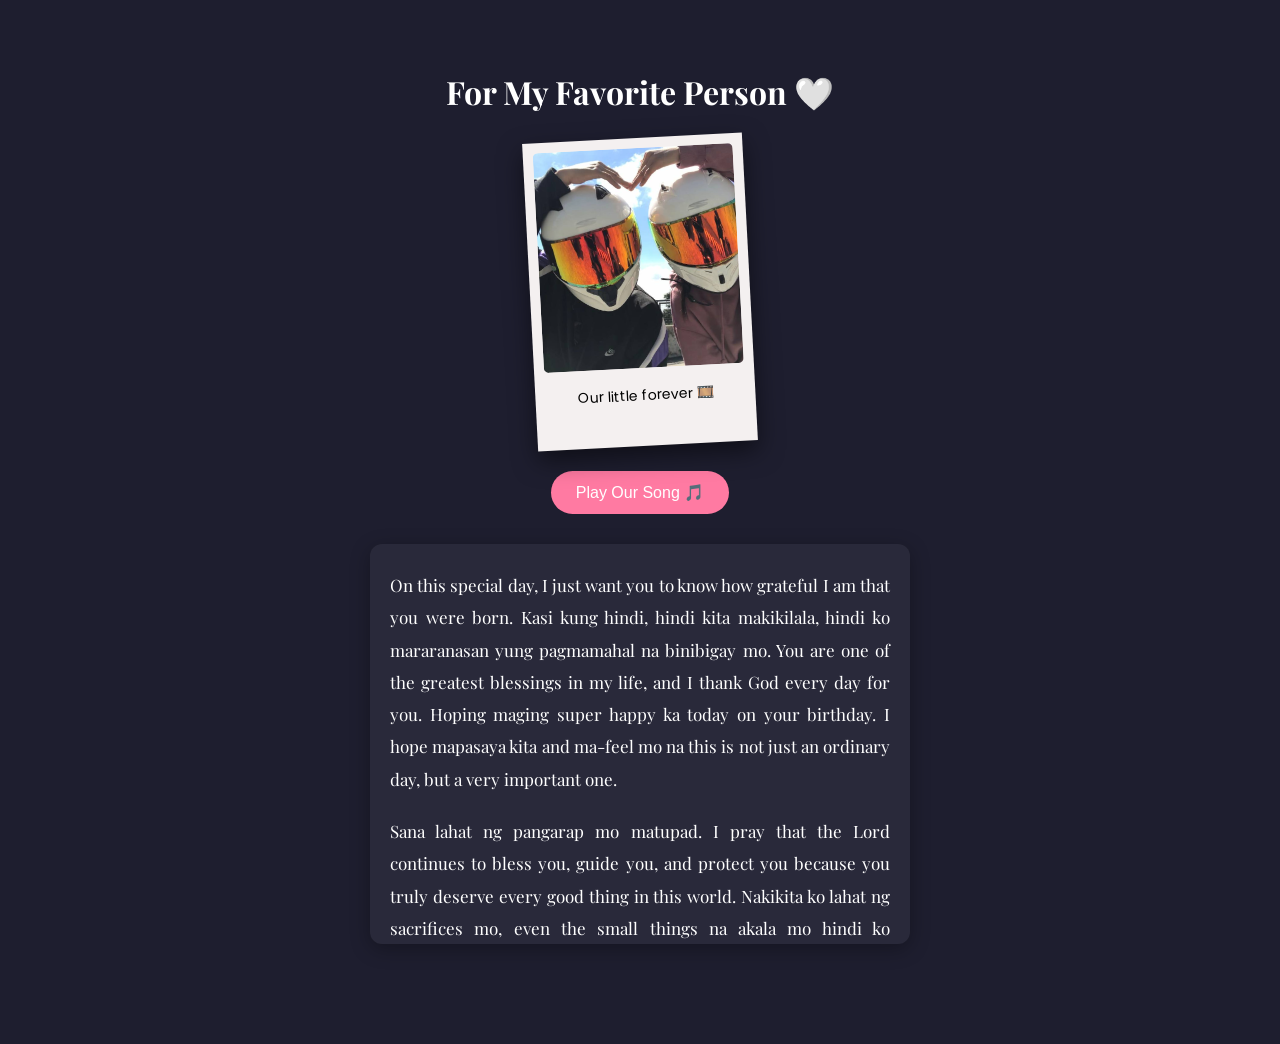
<file: index.html>
<!DOCTYPE html>
<html lang="en">
<head>
    <meta charset="UTF-8">
    <title>For You 🤍</title>
    <meta name="viewport" content="width=device-width, initial-scale=1.0">

    <!-- Google Fonts -->
    <link href="https://fonts.googleapis.com/css2?family=Playfair+Display:wght@400;600&family=Poppins:wght@300;400&display=swap" rel="stylesheet">

    <!-- CSS -->
    <link rel="stylesheet" href="letter.css">
</head>
<body>

    <div class="container">

        <h1>For My Favorite Person 🤍</h1>

        <div class="polaroid">
            <img src="background.jpg" alt="Our Photo">
            <div class="caption">Our little forever 🎞️</div>
        </div>

        <button onclick="playMusic()">Play Our Song 🎵</button>

        <div class="letter" id="letter">

            <p>On this special day, I just want you to know how grateful I am that you were born. Kasi kung hindi, hindi kita makikilala, hindi ko mararanasan yung pagmamahal na binibigay mo. You are one of the greatest blessings in my life, and I thank God every day for you. Hoping maging super happy ka today on your birthday. I hope mapasaya kita and ma-feel mo na this is not just an ordinary day, but a very important one.</p>

            <p>Sana lahat ng pangarap mo matupad. I pray that the Lord continues to bless you, guide you, and protect you because you truly deserve every good thing in this world. Nakikita ko lahat ng sacrifices mo, even the small things na akala mo hindi ko napapansin. I see you. I appreciate you. And I’m so proud of you.</p>

            <p>Alam ko ang dami nating tampuhan at away nitong mga nakaraan. May mga times na parang susuko na ako kasi sobrang bigat at sobrang tampo ko sayo, alam mo naman yung dahilan diba. Pero sana ngayong birthday mo, ma-realize mo din na kahit minsan sundin mo naman ako haha. Ang sakit lang kasi for me pag ganun ka. Hindi naman ito panunumbat, pero every time na nangyayari yun, ang dami kong sacrifices na ginagawa. Naiistorbo ko ibang tao, ako lagi yung nag-aadjust. Nakakalungkot lang kasi minsan pakiramdam ko pagdating sayo, hindi ako ganun ka-priority. Pero sabi mo nga, hindi ka kagaya ko, so okay. Sorry din kung minsan sumosobra ako. Hindi naman yun mangyayari kung walang dahilan. Sana maintindihan mo din para hindi mo ma-misinterpret.</p>

            <p>Sorry if minsan nasasaktan kita with my words kapag galit ako. Hindi ko yun talaga minimean. I just care so much, and sometimes my emotions get too heavy. Oo, nakakapagod minsan, pero yung pagmamahal ko sayo mas nangingibabaw pa rin. Iniintindi ko na lang din lahat. Oo, minsan sobra ka na, pero wish ko lang sana wag mo naman akong ubusin.</p>

            <p>Ikaw ang pinaka favorite kong nangyari sa buhay ko. Lahat ng memories natin — bad man or good — super thankful ako kasi naranasan ko yun with you. I will always love you, and I always will. Nandito lang ako lagi para sayo. Hindi mo lang ako girlfriend, partner mo ako. If may problema ka, tell me. Makikinig ako. Wag mo lang sa iba gawin kasi anong sense ko dito kung iba yung nilalapitan mo. If may problem ka sakin, sabihin mo din. Let’s fix things together.</p>

            <p>I’m excited after 5 years. Gusto kong makita na nag-grow tayo together, may stable work na tayo, and natupad natin yung mga pangarap natin together. Magkaroon ng sariling bahay, makapag-travel around the world, harapin ang lahat ng problema magkasama, at magkaroon ng sariling sasakyan para hindi na tayo nababasa pag umuulan hehe. Gusto kong maranasan at matupad lahat ng yan with you. Simple man pakinggan, but with you, they feel magical. I will always choose you. I will always fight for us. And I will always love you in all ways, always.</p>

            <p>Happy birthday, baby 🫶😘 You deserve the world, and I promise to stand beside you while you conquer it. I love youuuu ❤!!</p>

        </div>

    </div>

    <audio id="bgMusic" src="Letter_music.mp3"></audio>

    <script src="letter.js"></script>

</body>
</html>
</file>
<file: letter.css>
* {
    margin: 0;
    padding: 0;
    box-sizing: border-box;
}

body {
    font-family: 'Poppins', sans-serif;
    background: #1e1e2f;
    color: white;
    display: flex;
    justify-content: center;
    align-items: flex-start;
    min-height: 100vh;
    padding: 40px 20px;
}

.container {
    max-width: 600px;
    width: 100%;
    padding: 30px;
    animation: fadeIn 1.5s ease-in-out;
    text-align: center;
}

h1 {
    font-family: 'Playfair Display', serif;
    margin-bottom: 25px;
}

.polaroid {
    background: #f4f0f0;
    padding: 10px 10px 40px 10px;
    width: 220px;
    margin: 0 auto 25px auto;
    box-shadow: 0 10px 25px rgba(0,0,0,0.5);
    transform: rotate(-3deg);
    transition: 0.4s;
}

.polaroid:hover {
    transform: rotate(0deg) scale(1.05);
}

.polaroid img {
    width: 100%;
    height: 220px;
    object-fit: cover;
    border-radius: 5px;
}

.caption {
    color: black;
    margin-top: 10px;
    font-size: 14px;
}

button {
    padding: 12px 25px;
    border: none;
    background: #ff7aa2;
    color: white;
    border-radius: 25px;
    cursor: pointer;
    margin-bottom: 30px;
    transition: 0.3s;
    font-size: 16px;
}

button:hover {
    background: #ff4d88;
}

/* Letter styling */
.letter {
    opacity: 1;
    font-family: 'Playfair Display', serif;
    font-size: 17px;
    line-height: 1.9;
    text-align: justify;
    max-height: 400px;
    overflow-y: auto;
    padding: 25px 20px;
    background: rgba(255,255,255,0.05);
    border-radius: 12px;
    box-shadow: 0 5px 20px rgba(0,0,0,0.3);
    margin: 0 auto 30px auto;
}

.letter p {
    margin-bottom: 20px;
}

@keyframes fadeIn {
    from {opacity: 0;}
    to {opacity: 1;}
}

/* Optional scrollbar style for letter */
.letter::-webkit-scrollbar {
    width: 6px;
}

.letter::-webkit-scrollbar-thumb {
    background: rgba(255,255,255,0.4);
    border-radius: 3px;
}
</file>
